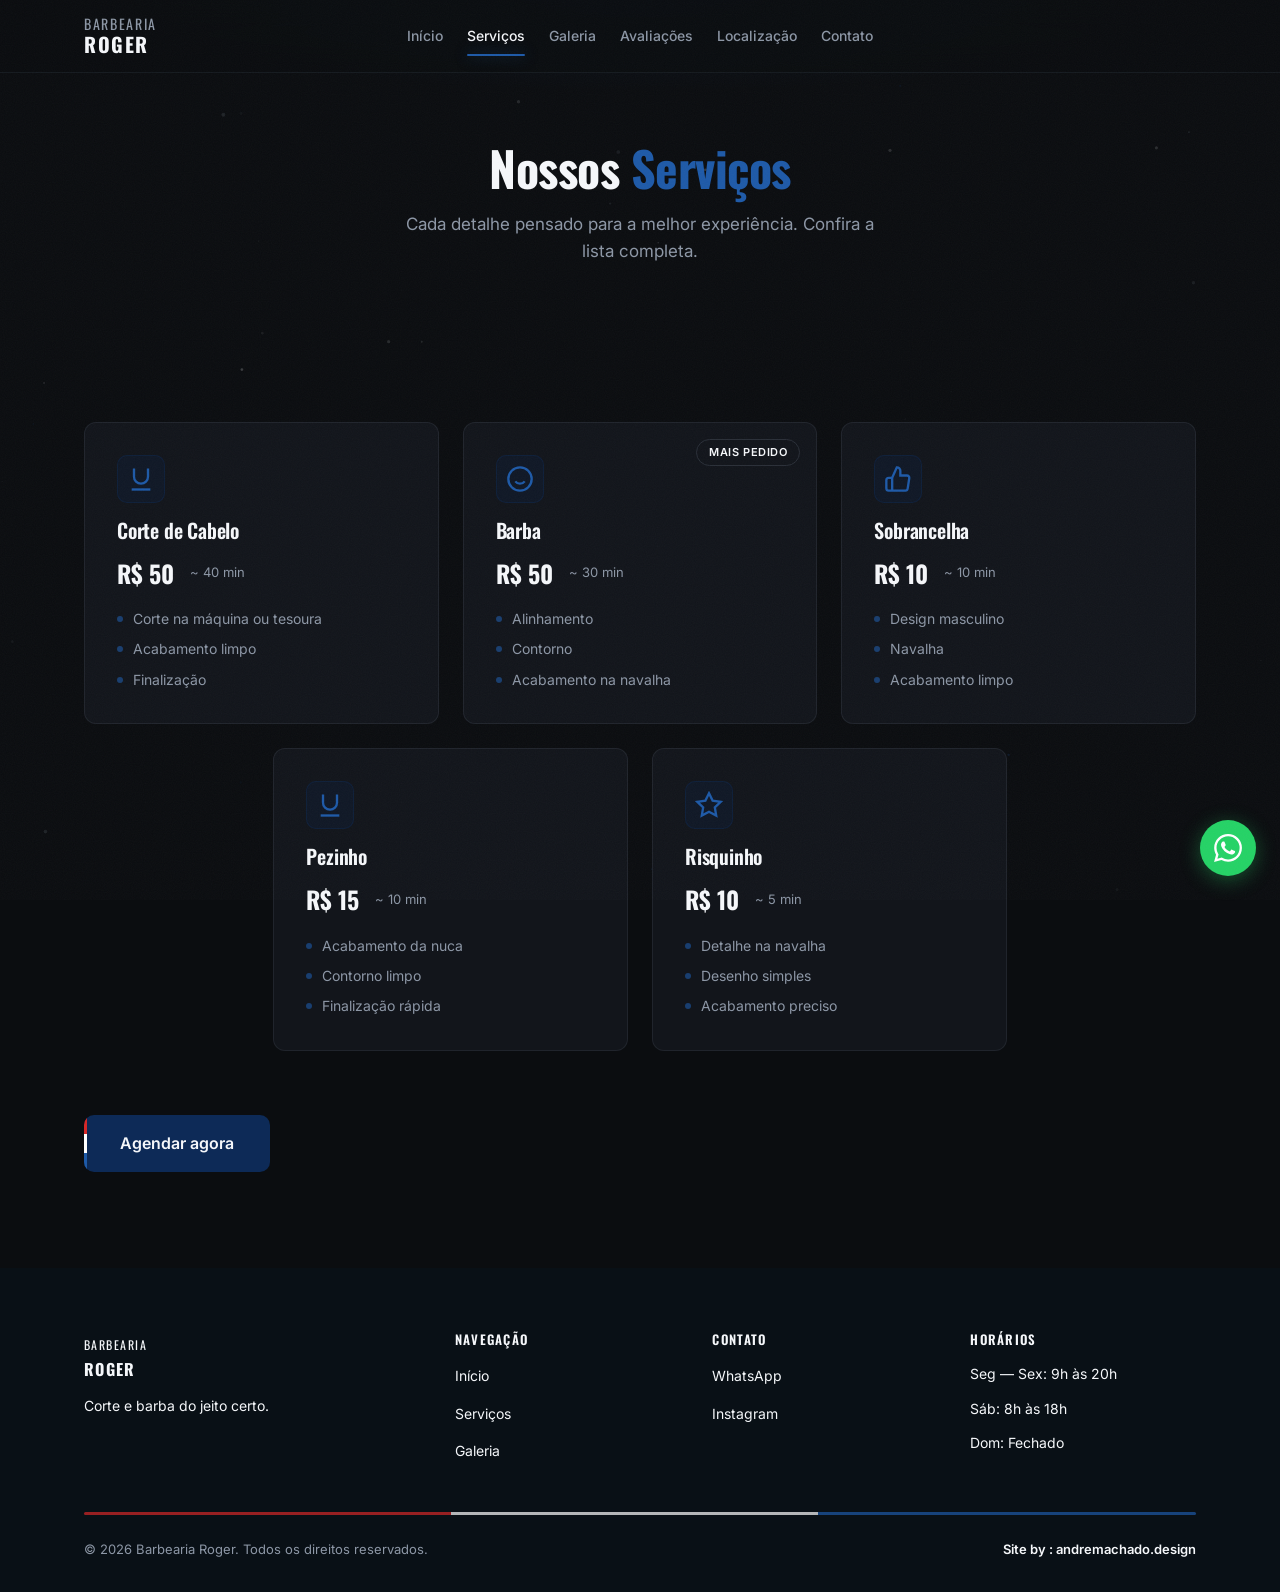
<file: servicos.html>
<!DOCTYPE html>
<html lang="pt-BR">
<head>
  <meta charset="UTF-8">
  <meta name="viewport" content="width=device-width, initial-scale=1.0">
  <title>Serviços — Barbearia Roger</title>
  <meta name="description" content="Conheça os serviços da Barbearia Roger: corte de cabelo, barba, sobrancelha, pezinho e risquinho.">
  <link rel="preconnect" href="https://fonts.googleapis.com">
  <link rel="preconnect" href="https://fonts.gstatic.com" crossorigin>
  <link href="https://fonts.googleapis.com/css2?family=Oswald:wght@400;500;600;700&family=Inter:ital,wght@0,300;0,400;0,500;0,600;0,700;1,400&display=swap" rel="stylesheet">
  <link rel="stylesheet" href="css/style.css">
  <link rel="stylesheet" href="css/animations.css">
</head>
<body>
  <canvas id="particleCanvas" aria-hidden="true"></canvas>
  <div class="noise-overlay"></div>

  <!-- Header -->
  <header class="header" id="header">
    <div class="container header__inner">
      <a href="index.html" class="header__logo">
        <span class="logo-text">BARBEARIA<br><strong>ROGER</strong></span>
      </a>
      <nav class="header__nav" id="nav">
        <ul class="header__menu">
          <li><a href="index.html" class="header__link">Início</a></li>
          <li><a href="servicos.html" class="header__link active">Serviços</a></li>
          <li><a href="index.html#galeria" class="header__link">Galeria</a></li>
          <li><a href="index.html#avaliacoes" class="header__link">Avaliações</a></li>
          <li><a href="index.html#localizacao" class="header__link">Localização</a></li>
          <li><a href="index.html#contato" class="header__link">Contato</a></li>
        </ul>
      </nav>
      <button class="header__hamburger" id="hamburger" aria-label="Abrir menu">
        <span></span><span></span><span></span>
      </button>
    </div>
  </header>

  <div class="mobile-nav" id="mobileNav">
    <ul class="mobile-nav__menu">
      <li><a href="index.html" class="mobile-nav__link">Início</a></li>
      <li><a href="servicos.html" class="mobile-nav__link">Serviços</a></li>
      <li><a href="index.html#galeria" class="mobile-nav__link">Galeria</a></li>
      <li><a href="index.html#avaliacoes" class="mobile-nav__link">Avaliações</a></li>
      <li><a href="index.html#localizacao" class="mobile-nav__link">Localização</a></li>
      <li><a href="index.html#contato" class="mobile-nav__link">Contato</a></li>
    </ul>
    <a href="https://wa.me/5515992014976" class="btn btn--primary mobile-nav__cta" target="_blank" rel="noopener">Agendar agora</a>
  </div>

  <main>
    <!-- Page Hero -->
    <section class="page-hero">
      <div class="container">
        <h1 class="page-hero__title">Nossos <span class="text-accent">Serviços</span></h1>
        <p class="page-hero__subtitle">Cada detalhe pensado para a melhor experiência. Confira a lista completa.</p>
      </div>
    </section>

    <!-- Services Full List -->
    <section class="section">
      <div class="container">
        <div class="service-category">
          <div class="services-grid">
            <div class="card service-card">
              <div class="service-card__icon">
                <svg width="28" height="28" viewBox="0 0 24 24" fill="none" stroke="currentColor" stroke-width="2"><path d="M6 3v7a6 6 0 0 0 6 6 6 6 0 0 0 6-6V3"/><line x1="4" y1="21" x2="20" y2="21"/></svg>
              </div>
              <h3 class="service-card__title">Corte de Cabelo</h3>
              <div class="service-card__meta">
                <span class="service-card__price">R$ 50</span>
                <span class="service-card__duration">~ 40 min</span>
              </div>
              <ul class="service-card__features">
                <li>Corte na máquina ou tesoura</li>
                <li>Acabamento limpo</li>
                <li>Finalização</li>
              </ul>
            </div>
            <div class="card service-card">
              <div class="card__badge">Mais pedido</div>
              <div class="service-card__icon">
                <svg width="28" height="28" viewBox="0 0 24 24" fill="none" stroke="currentColor" stroke-width="2"><circle cx="12" cy="12" r="10"/><path d="M8 14s1.5 2 4 2 4-2 4-2"/><line x1="9" y1="9" x2="9.01" y2="9"/><line x1="15" y1="9" x2="15.01" y2="9"/></svg>
              </div>
              <h3 class="service-card__title">Barba</h3>
              <div class="service-card__meta">
                <span class="service-card__price">R$ 50</span>
                <span class="service-card__duration">~ 30 min</span>
              </div>
              <ul class="service-card__features">
                <li>Alinhamento</li>
                <li>Contorno</li>
                <li>Acabamento na navalha</li>
              </ul>
            </div>
            <div class="card service-card">
              <div class="service-card__icon">
                <svg width="28" height="28" viewBox="0 0 24 24" fill="none" stroke="currentColor" stroke-width="2"><path d="M14 9V5a3 3 0 0 0-3-3l-4 9v11h11.28a2 2 0 0 0 2-1.7l1.38-9a2 2 0 0 0-2-2.3zM7 22H4a2 2 0 0 1-2-2v-7a2 2 0 0 1 2-2h3"/></svg>
              </div>
              <h3 class="service-card__title">Sobrancelha</h3>
              <div class="service-card__meta">
                <span class="service-card__price">R$ 10</span>
                <span class="service-card__duration">~ 10 min</span>
              </div>
              <ul class="service-card__features">
                <li>Design masculino</li>
                <li>Navalha</li>
                <li>Acabamento limpo</li>
              </ul>
            </div>
            <div class="card service-card">
              <div class="service-card__icon">
                <svg width="28" height="28" viewBox="0 0 24 24" fill="none" stroke="currentColor" stroke-width="2"><path d="M6 3v7a6 6 0 0 0 6 6 6 6 0 0 0 6-6V3"/><line x1="4" y1="21" x2="20" y2="21"/></svg>
              </div>
              <h3 class="service-card__title">Pezinho</h3>
              <div class="service-card__meta">
                <span class="service-card__price">R$ 15</span>
                <span class="service-card__duration">~ 10 min</span>
              </div>
              <ul class="service-card__features">
                <li>Acabamento da nuca</li>
                <li>Contorno limpo</li>
                <li>Finalização rápida</li>
              </ul>
            </div>
            <div class="card service-card">
              <div class="service-card__icon">
                <svg width="28" height="28" viewBox="0 0 24 24" fill="none" stroke="currentColor" stroke-width="2"><polygon points="12 2 15.09 8.26 22 9.27 17 14.14 18.18 21.02 12 17.77 5.82 21.02 7 14.14 2 9.27 8.91 8.26 12 2"/></svg>
              </div>
              <h3 class="service-card__title">Risquinho</h3>
              <div class="service-card__meta">
                <span class="service-card__price">R$ 10</span>
                <span class="service-card__duration">~ 5 min</span>
              </div>
              <ul class="service-card__features">
                <li>Detalhe na navalha</li>
                <li>Desenho simples</li>
                <li>Acabamento preciso</li>
              </ul>
            </div>
          </div>
        </div>

        <div class="section__cta">
          <a href="https://wa.me/5515992014976" class="btn btn--primary btn--lg" target="_blank" rel="noopener">
            <span class="btn__pole-stripe"></span>
            Agendar agora
          </a>
        </div>
      </div>
    </section>
  </main>

  <!-- Footer -->
  <footer class="footer">
    <div class="container">
      <div class="footer__grid">
        <div class="footer__brand">
          <span class="logo-text logo-text--sm">BARBEARIA<br><strong>ROGER</strong></span>
          <p class="footer__tagline">Corte e barba do jeito certo.</p>
        </div>
        <div class="footer__col">
          <h4 class="footer__heading">NAVEGAÇÃO</h4>
          <ul class="footer__links">
            <li><a href="index.html">Início</a></li>
            <li><a href="servicos.html">Serviços</a></li>
            <li><a href="index.html#galeria">Galeria</a></li>
          </ul>
        </div>
        <div class="footer__col">
          <h4 class="footer__heading">CONTATO</h4>
          <ul class="footer__links">
            <li><a href="https://wa.me/5515992014976" target="_blank" rel="noopener">WhatsApp</a></li>
            <li><a href="https://instagram.com/barbeariaroger" target="_blank" rel="noopener">Instagram</a></li>
          </ul>
        </div>
        <div class="footer__col">
          <h4 class="footer__heading">HORÁRIOS</h4>
          <ul class="footer__links footer__links--info">
            <li>Seg — Sex: 9h às 20h</li>
            <li>Sáb: 8h às 18h</li>
            <li>Dom: Fechado</li>
          </ul>
        </div>
      </div>
      <div class="footer__barber-stripe"></div>
      <div class="footer__bottom">
        <p class="footer__copyright">&copy; 2026 Barbearia Roger. Todos os direitos reservados.</p>
        <p class="footer__credit">Site by : <a href="https://andremachado.design" target="_blank" rel="noopener">andremachado.design</a></p>
      </div>
    </div>
  </footer>

  <a href="https://wa.me/5515992014976" class="whatsapp-float" target="_blank" rel="noopener" aria-label="WhatsApp">
    <svg width="28" height="28" viewBox="0 0 24 24" fill="#fff"><path d="M17.472 14.382c-.297-.149-1.758-.867-2.03-.967-.273-.099-.471-.148-.67.15-.197.297-.767.966-.94 1.164-.173.199-.347.223-.644.075-.297-.15-1.255-.463-2.39-1.475-.883-.788-1.48-1.761-1.653-2.059-.173-.297-.018-.458.13-.606.134-.133.298-.347.446-.52.149-.174.198-.298.298-.497.099-.198.05-.371-.025-.52-.075-.149-.669-1.612-.916-2.207-.242-.579-.487-.5-.669-.51-.173-.008-.371-.01-.57-.01-.198 0-.52.074-.792.372-.272.297-1.04 1.016-1.04 2.479 0 1.462 1.065 2.875 1.213 3.074.149.198 2.096 3.2 5.077 4.487.709.306 1.262.489 1.694.625.712.227 1.36.195 1.871.118.571-.085 1.758-.719 2.006-1.413.248-.694.248-1.289.173-1.413-.074-.124-.272-.198-.57-.347m-5.421 7.403h-.004a9.87 9.87 0 01-5.031-1.378l-.361-.214-3.741.982.998-3.648-.235-.374a9.86 9.86 0 01-1.51-5.26c.001-5.45 4.436-9.884 9.888-9.884 2.64 0 5.122 1.03 6.988 2.898a9.825 9.825 0 012.893 6.994c-.003 5.45-4.437 9.884-9.885 9.884m8.413-18.297A11.815 11.815 0 0012.05 0C5.495 0 .16 5.335.157 11.892c0 2.096.547 4.142 1.588 5.945L.057 24l6.305-1.654a11.882 11.882 0 005.683 1.448h.005c6.554 0 11.89-5.335 11.893-11.893a11.821 11.821 0 00-3.48-8.413z"/></svg>
  </a>

  <script src="js/main.js"></script>
  <style>
    .page-hero {
      padding: 140px 0 60px;
      text-align: center;
      background: radial-gradient(ellipse 60% 40% at 50% 0%, rgba(13, 42, 87, 0.2) 0%, transparent 70%);
    }
    .page-hero__title {
      font-size: clamp(32px, 6vw, 48px);
      font-family: var(--font-heading);
      font-weight: 700;
      margin-bottom: var(--space-4);
    }
    .page-hero__subtitle {
      font-size: 17px;
      color: var(--gray-smoke);
      max-width: 480px;
      margin: 0 auto;
    }
    .service-category {
      margin-bottom: var(--space-8);
    }
    .service-category__title {
      font-family: var(--font-heading);
      font-size: 20px;
      font-weight: 600;
      letter-spacing: 0.1em;
      color: var(--gray-smoke);
      margin-bottom: var(--space-5);
      padding-bottom: var(--space-3);
      border-bottom: 1px solid rgba(42, 47, 56, 0.4);
    }
  </style>
</body>
</html>
</file>
<file: css/style.css>
/* ========================================
   BARBEARIA ROGER — Design System CSS
   ======================================== */

/* ---- CSS Custom Properties (Tokens) ---- */
:root {
  /* Base */
  --black-coal: #0B0D10;
  --black-graphite: #12151B;
  --gray-steel: #2A2F38;
  --gray-smoke: #8D97A6;
  --white-ice: #F5F7FA;

  /* Brand */
  --blue-roger: #0D2A57;
  --blue-dark: #091B36;

  /* Accents */
  --red-pole: #D62828;
  --blue-pole: #1E5AA8;
  --white-pole: #FFFFFF;

  /* Footer special */
  --footer-bg: #091016;

  /* Spacing scale */
  --space-1: 4px;
  --space-2: 8px;
  --space-3: 12px;
  --space-4: 16px;
  --space-5: 24px;
  --space-6: 32px;
  --space-7: 48px;
  --space-8: 64px;

  /* Radius */
  --radius-card: 12px;
  --radius-chip: 999px;
  --radius-input: 10px;

  /* Container */
  --container-max: 1160px;
  --gutter: 24px;

  /* Type */
  --font-heading: 'Oswald', sans-serif;
  --font-body: 'Inter', sans-serif;

  /* Transitions */
  --transition-fast: 150ms ease;
  --transition-normal: 250ms ease;
  --transition-slow: 400ms ease;
}

/* ---- Reset ---- */
*, *::before, *::after {
  margin: 0;
  padding: 0;
  box-sizing: border-box;
}

html {
  scroll-behavior: smooth;
  -webkit-font-smoothing: antialiased;
  -moz-osx-font-smoothing: grayscale;
}

body {
  font-family: var(--font-body);
  font-size: 16px;
  line-height: 1.6;
  color: var(--white-ice);
  background-color: var(--black-coal);
  overflow-x: hidden;
}

img {
  max-width: 100%;
  height: auto;
  display: block;
}

a {
  color: inherit;
  text-decoration: none;
}

ul, ol {
  list-style: none;
}

button, input, textarea, select {
  font-family: inherit;
  font-size: inherit;
  color: inherit;
  border: none;
  outline: none;
  background: none;
}

button {
  cursor: pointer;
}

/* ---- Noise overlay ---- */
#particleCanvas {
  position: fixed;
  inset: 0;
  z-index: 1;
  width: 100%;
  height: 100%;
  pointer-events: none;
  opacity: 0.4;
}

main,
.footer {
  position: relative;
}

.section > .container,
.footer > .container {
  position: relative;
  z-index: 2;
}

.noise-overlay {
  position: fixed;
  inset: 0;
  z-index: 9999;
  pointer-events: none;
  opacity: 0.035;
  background-image: url("data:image/svg+xml,%3Csvg viewBox='0 0 256 256' xmlns='http://www.w3.org/2000/svg'%3E%3Cfilter id='noise'%3E%3CfeTurbulence type='fractalNoise' baseFrequency='0.9' numOctaves='4' stitchTiles='stitch'/%3E%3C/filter%3E%3Crect width='100%25' height='100%25' filter='url(%23noise)'/%3E%3C/svg%3E");
  background-repeat: repeat;
  background-size: 256px 256px;
}

/* ---- Container ---- */
.container {
  width: 100%;
  max-width: var(--container-max);
  margin: 0 auto;
  padding: 0 var(--gutter);
}

/* ---- Typography ---- */
h1, h2, h3, h4, h5, h6 {
  font-family: var(--font-heading);
  font-weight: 600;
  line-height: 1.15;
  letter-spacing: -0.01em;
}

.text-accent {
  color: var(--blue-pole);
}

.text-accent-italic {
  color: var(--blue-pole);
  font-style: italic;
  font-family: var(--font-body);
  font-weight: 400;
}

/* Hero title italic */
.hero__title em {
  font-style: italic;
  font-family: var(--font-heading);
}

/* Contact notice */
.contact-notice {
  display: flex;
  align-items: center;
  gap: var(--space-3);
  padding: var(--space-4) var(--space-5);
  background: rgba(214, 40, 40, 0.08);
  border: 1px solid rgba(214, 40, 40, 0.2);
  border-radius: var(--radius-card);
  font-size: 13px;
  color: var(--gray-smoke);
}

.contact-notice svg {
  flex-shrink: 0;
  color: var(--red-pole);
  opacity: 0.7;
}

/* ---- Buttons ---- */
.btn {
  display: inline-flex;
  align-items: center;
  justify-content: center;
  gap: var(--space-2);
  padding: 14px 28px;
  font-family: var(--font-body);
  font-size: 15px;
  font-weight: 600;
  border-radius: var(--radius-input);
  transition: transform 250ms ease, box-shadow 250ms ease, background 250ms ease, border-color 250ms ease;
  position: relative;
  overflow: hidden;
  min-height: 44px;
  white-space: nowrap;
}

.btn::after {
  content: '';
  position: absolute;
  inset: 0;
  background: radial-gradient(
    circle at var(--mx, 50%) var(--my, 50%),
    rgba(255, 255, 255, 0.12) 0%,
    transparent 60%
  );
  opacity: 0;
  transition: opacity 250ms ease;
  pointer-events: none;
}

.btn:hover::after {
  opacity: 1;
}

.btn--primary {
  background: var(--blue-roger);
  color: var(--white-ice);
}

.btn--primary:hover {
  background: var(--blue-dark);
  transform: translateY(-2px);
  box-shadow: 0 8px 24px rgba(13, 42, 87, 0.4);
}

.btn--primary:active {
  transform: translateY(0);
  box-shadow: 0 2px 8px rgba(13, 42, 87, 0.3);
}

.btn__pole-stripe {
  position: absolute;
  left: 0;
  top: 0;
  bottom: 0;
  width: 3px;
  background: linear-gradient(
    180deg,
    var(--red-pole) 0%,
    var(--red-pole) 33%,
    var(--white-pole) 33%,
    var(--white-pole) 66%,
    var(--blue-pole) 66%,
    var(--blue-pole) 100%
  );
  border-radius: 3px 0 0 3px;
}

.btn--secondary {
  background: transparent;
  color: var(--white-ice);
  border: 1px solid var(--gray-steel);
}

.btn--secondary:hover {
  background: var(--black-graphite);
  border-color: rgba(141, 151, 166, 0.75);
  transform: translateY(-2px);
  box-shadow: 0 8px 24px rgba(13, 42, 87, 0.22);
}

.btn--secondary:active {
  transform: translateY(0);
  box-shadow: 0 2px 8px rgba(13, 42, 87, 0.18);
}

.btn--ghost {
  background: transparent;
  color: var(--white-ice);
}

.btn--ghost:hover {
  text-decoration: underline;
  text-shadow: 0 0 8px rgba(245, 247, 250, 0.15);
}

.btn--lg {
  padding: 16px 36px;
  font-size: 16px;
}

.btn--full {
  width: 100%;
}

/* ---- Cards ---- */
.card {
  background: var(--black-graphite);
  border: 1px solid rgba(42, 47, 56, 0.6);
  border-radius: var(--radius-card);
  padding: var(--space-5);
  position: relative;
  transition: all var(--transition-normal);
}

.card:hover {
  border-color: rgba(42, 47, 56, 1);
  box-shadow: 0 0 30px rgba(13, 42, 87, 0.1);
  transform: translateY(-3px);
}

.card__badge {
  position: absolute;
  top: var(--space-4);
  right: var(--space-4);
  background: var(--black-graphite);
  border: 1px solid var(--gray-steel);
  color: var(--white-ice);
  font-size: 11px;
  font-weight: 600;
  text-transform: uppercase;
  letter-spacing: 0.05em;
  padding: 4px 12px;
  border-radius: var(--radius-chip);
}

.badge--new .card__badge,
.card__badge.badge--new {
  border-color: var(--red-pole);
}
.badge--new::before {
  content: '';
  display: inline-block;
  width: 6px;
  height: 6px;
  background: var(--red-pole);
  border-radius: 50%;
  margin-right: 6px;
  vertical-align: middle;
}

/* ---- Section ---- */
.section {
  padding: 96px 0;
}

.section--alt {
  background: var(--black-graphite);
}

.section__header {
  text-align: center;
  margin-bottom: var(--space-7);
}

.section__badge {
  display: inline-block;
  font-family: var(--font-heading);
  font-size: 13px;
  font-weight: 600;
  letter-spacing: 0.15em;
  color: var(--blue-pole);
  text-transform: uppercase;
  margin-bottom: var(--space-3);
}

.section__title {
  font-size: clamp(28px, 5vw, 40px);
  color: var(--white-ice);
  margin-bottom: var(--space-4);
}

.section__subtitle {
  font-size: 17px;
  color: var(--white-ice);
  max-width: 560px;
  margin: 0 auto;
}

/* ==============================
   HEADER
   ============================== */
.header {
  position: fixed;
  top: 0;
  left: 0;
  right: 0;
  z-index: 1000;
  background: rgba(11, 13, 16, 0.85);
  backdrop-filter: blur(16px);
  -webkit-backdrop-filter: blur(16px);
  border-bottom: 1px solid rgba(42, 47, 56, 0.4);
  transition: background var(--transition-normal);
}

.header__inner {
  display: flex;
  align-items: center;
  justify-content: space-between;
  height: 72px;
  position: relative;
}

.header__logo {
  display: flex;
  align-items: center;
  gap: var(--space-3);
}

.logo-text {
  font-family: var(--font-heading);
  font-size: 14px;
  line-height: 1.2;
  letter-spacing: 0.12em;
  color: var(--gray-smoke);
}

.logo-text strong {
  font-size: 20px;
  color: var(--white-ice);
  letter-spacing: 0.08em;
}

.logo-text--sm {
  font-size: 12px;
}
.logo-text--sm strong {
  font-size: 16px;
}

.header__nav {
  display: none;
}

.header__menu {
  display: flex;
  gap: var(--space-5);
  position: relative;
}

.header__link {
  font-size: 14px;
  font-weight: 500;
  color: var(--gray-smoke);
  transition: color var(--transition-fast);
  position: relative;
}

.header__link:hover,
.header__link.active {
  color: var(--white-ice);
}

.header__active-indicator {
  content: '';
  position: absolute;
  bottom: -7px;
  left: 0;
  height: 2px;
  width: var(--indicator-width, 0px);
  background: var(--blue-pole);
  border-radius: 999px;
  box-shadow: 0 0 14px rgba(30, 90, 168, 0.55);
  transform: translateX(var(--indicator-x, 0px));
  transform-origin: left center;
  transition:
    transform var(--indicator-move-duration, 420ms) cubic-bezier(0.22, 1, 0.36, 1),
    width var(--indicator-width-duration, 620ms) cubic-bezier(0.16, 1, 0.3, 1);
  pointer-events: none;
}

.header__hamburger {
  display: flex;
  flex-direction: column;
  gap: 5px;
  padding: 8px;
}

.header__hamburger span {
  display: block;
  width: 22px;
  height: 2px;
  background: var(--white-ice);
  border-radius: 2px;
  transition: all var(--transition-fast);
}

.header__hamburger.active span:nth-child(1) {
  transform: rotate(45deg) translate(5px, 5px);
}
.header__hamburger.active span:nth-child(2) {
  opacity: 0;
}
.header__hamburger.active span:nth-child(3) {
  transform: rotate(-45deg) translate(5px, -5px);
}

/* Mobile nav */
.mobile-nav {
  position: fixed;
  top: 72px;
  left: 0;
  right: 0;
  bottom: 0;
  background: rgba(11, 13, 16, 0.97);
  backdrop-filter: blur(20px);
  -webkit-backdrop-filter: blur(20px);
  z-index: 999;
  display: flex;
  flex-direction: column;
  align-items: center;
  justify-content: center;
  gap: var(--space-6);
  opacity: 0;
  pointer-events: none;
  transition: opacity var(--transition-normal);
}

.mobile-nav.active {
  opacity: 1;
  pointer-events: auto;
}

.mobile-nav__menu {
  display: flex;
  flex-direction: column;
  align-items: center;
  gap: var(--space-5);
}

.mobile-nav__link {
  font-family: var(--font-heading);
  font-size: 24px;
  font-weight: 500;
  color: var(--gray-smoke);
  transition: color var(--transition-fast);
}

.mobile-nav__link:hover,
.mobile-nav__link.active {
  color: var(--white-ice);
}

.mobile-nav__cta {
  margin-top: var(--space-4);
}

@media (min-width: 768px) {
  .header__nav {
    display: block;
    position: absolute;
    left: 50%;
    transform: translateX(-50%);
  }
  .header__hamburger {
    display: none;
  }
}

/* ==============================
   HERO
   ============================== */
.hero {
  position: relative;
  min-height: 100vh;
  display: flex;
  align-items: center;
  padding-top: 72px;
  overflow: hidden;
}

.hero__bg {
  position: absolute;
  inset: 0;
  background:
    radial-gradient(ellipse 60% 50% at 50% 0%, rgba(13, 42, 87, 0.25) 0%, transparent 70%),
    radial-gradient(ellipse 40% 30% at 80% 80%, rgba(30, 90, 168, 0.08) 0%, transparent 70%);
  z-index: 0;
}

.hero__content {
  position: relative;
  z-index: 1;
  text-align: center;
  padding: var(--space-8) 0;
}

.hero__badge {
  display: inline-flex;
  align-items: center;
  gap: var(--space-2);
  background: var(--black-graphite);
  border: 1px solid var(--gray-steel);
  border-radius: var(--radius-chip);
  padding: 6px 16px;
  font-size: 12px;
  font-weight: 600;
  text-transform: uppercase;
  letter-spacing: 0.08em;
  color: var(--gray-smoke);
  margin-bottom: var(--space-6);
}

.barber-pole-dot {
  display: inline-block;
  width: 8px;
  height: 8px;
  border-radius: 50%;
  background: var(--red-pole);
  box-shadow: 0 0 8px rgba(214, 40, 40, 0.4);
}

.hero__title {
  font-size: clamp(40px, 8vw, 64px);
  font-weight: 700;
  letter-spacing: -0.02em;
  line-height: 1.05;
  margin-bottom: var(--space-5);
}

.hero__subtitle {
  font-size: clamp(16px, 2.5vw, 20px);
  color: var(--gray-smoke);
  max-width: 520px;
  margin: 0 auto var(--space-6);
  line-height: 1.5;
}

.hero__actions {
  display: flex;
  flex-wrap: wrap;
  justify-content: center;
  gap: var(--space-4);
  margin-bottom: var(--space-8);
}

.hero__stats {
  display: inline-flex;
  align-items: center;
  gap: var(--space-6);
  background: rgba(18, 21, 27, 0.6);
  border: 1px solid rgba(42, 47, 56, 0.5);
  border-radius: var(--radius-card);
  padding: var(--space-5) var(--space-6);
}

.hero__stat {
  text-align: center;
}

.hero__stat-number {
  display: block;
  font-family: var(--font-heading);
  font-size: 28px;
  font-weight: 700;
  color: var(--white-ice);
}

.hero__stat-label {
  font-size: 13px;
  color: var(--gray-smoke);
}

.hero__stat-divider {
  width: 1px;
  height: 32px;
  background: var(--gray-steel);
}

/* ==============================
   SERVICES
   ============================== */
.services-grid {
  display: grid;
  grid-template-columns: 1fr;
  gap: var(--space-5);
}

@media (min-width: 640px) {
  .services-grid {
    grid-template-columns: repeat(2, 1fr);
  }
}

@media (min-width: 1024px) {
  .services-grid {
    grid-template-columns: repeat(6, 1fr);
  }

  .service-card {
    grid-column: span 2;
  }

  .service-card:nth-last-child(2) {
    grid-column: 2 / span 2;
  }

  .service-card:last-child {
    grid-column: 4 / span 2;
  }
}

.service-card {
  padding: var(--space-6);
}

.service-card__icon {
  width: 48px;
  height: 48px;
  display: flex;
  align-items: center;
  justify-content: center;
  background: rgba(13, 42, 87, 0.2);
  border: 1px solid rgba(13, 42, 87, 0.4);
  border-radius: var(--radius-input);
  color: var(--blue-pole);
  margin-bottom: var(--space-4);
  transition: transform 250ms ease, background 250ms ease, border-color 250ms ease;
}

.service-card:hover .service-card__icon {
  background: rgba(13, 42, 87, 0.3);
  border-color: rgba(30, 90, 168, 0.5);
  transform: scale(1.08);
}

.service-card__title {
  font-size: 20px;
  margin-bottom: var(--space-3);
}

.service-card__meta {
  display: flex;
  align-items: center;
  gap: var(--space-4);
  margin-bottom: var(--space-4);
}

.service-card__price {
  font-family: var(--font-heading);
  font-size: 24px;
  font-weight: 700;
  color: var(--white-ice);
}

.service-card__duration {
  font-size: 13px;
  color: var(--gray-smoke);
}

.service-card__features {
  display: flex;
  flex-direction: column;
  gap: var(--space-2);
}

.service-card__features li {
  font-size: 14px;
  color: var(--gray-smoke);
  padding-left: 16px;
  position: relative;
}

.service-card__features li::before {
  content: '';
  position: absolute;
  left: 0;
  top: 8px;
  width: 6px;
  height: 6px;
  border-radius: 50%;
  background: var(--blue-pole);
  opacity: 0.6;
}

/* ==============================
   ANTES E DEPOIS (Gallery)
   ============================== */
.gallery-grid {
  display: grid;
  grid-template-columns: 1fr;
  gap: var(--space-5);
}

@media (min-width: 640px) {
  .gallery-grid {
    grid-template-columns: repeat(2, 1fr);
  }
}

@media (min-width: 1024px) {
  .gallery-grid {
    grid-template-columns: repeat(3, 1fr);
  }
}

/* Tilt card wrapper */
.tilt-card {
  perspective: 800px;
  cursor: default;
}

.ba-card {
  background: var(--black-graphite);
  border: 1px solid rgba(42, 47, 56, 0.6);
  border-radius: var(--radius-card);
  overflow: hidden;
  position: relative;
  transform-style: preserve-3d;
  transition: transform 0ms, box-shadow var(--transition-normal);
  will-change: transform;
}

.ba-card:hover {
  box-shadow:
    0 20px 40px rgba(0, 0, 0, 0.3),
    0 0 30px rgba(13, 42, 87, 0.15);
}

.ba-card__shine {
  position: absolute;
  inset: 0;
  background: radial-gradient(
    circle at var(--mouse-x, 50%) var(--mouse-y, 50%),
    rgba(245, 247, 250, 0.06) 0%,
    transparent 60%
  );
  pointer-events: none;
  z-index: 2;
  opacity: 0;
  transition: opacity var(--transition-normal);
}

.ba-card:hover .ba-card__shine {
  opacity: 1;
}

.ba-card__images {
  display: grid;
  grid-template-columns: 1fr 1fr;
}

.ba-card__image {
  position: relative;
  overflow: hidden;
  height: 240px;
}

.ba-card__image img {
  width: 100%;
  height: 100%;
  object-fit: cover;
  transition: transform var(--transition-slow);
}

.ba-card:hover .ba-card__image img {
  transform: scale(1.03);
}

.ba-card__label {
  position: absolute;
  bottom: var(--space-2);
  left: var(--space-2);
  background: rgba(11, 13, 16, 0.8);
  backdrop-filter: blur(4px);
  padding: 3px 10px;
  border-radius: var(--radius-chip);
  font-size: 11px;
  font-weight: 600;
  text-transform: uppercase;
  letter-spacing: 0.05em;
  color: var(--gray-smoke);
}

.ba-card__label--after {
  background: rgba(13, 42, 87, 0.85);
  color: var(--white-ice);
}

.ba-card__info {
  padding: var(--space-4) var(--space-5);
  position: relative;
  z-index: 1;
}

.ba-card__info h4 {
  font-size: 16px;
  margin-bottom: 4px;
}

.ba-card__info p {
  font-size: 13px;
  color: var(--gray-smoke);
}

/* ==============================
   REVIEWS
   ============================== */
.reviews-hero {
  text-align: center;
  margin-bottom: var(--space-7);
}

.reviews-score {
  display: inline-flex;
  flex-direction: column;
  align-items: center;
  gap: var(--space-2);
}

.reviews-score__number {
  font-family: var(--font-heading);
  font-size: 56px;
  font-weight: 700;
  color: var(--white-ice);
  line-height: 1;
}

.reviews-score__stars {
  font-size: 22px;
  color: #FBBF24;
  letter-spacing: 4px;
}

.reviews-score__label {
  font-size: 14px;
  color: var(--gray-smoke);
}

.reviews-grid {
  display: grid;
  grid-template-columns: 1fr;
  gap: var(--space-5);
}

@media (min-width: 640px) {
  .reviews-grid {
    grid-template-columns: repeat(2, 1fr);
  }
}

@media (min-width: 1024px) {
  .reviews-grid {
    grid-template-columns: repeat(4, 1fr);
  }
}

.review-card {
  padding: var(--space-5);
}

.review-card__header {
  display: flex;
  align-items: center;
  gap: var(--space-3);
  margin-bottom: var(--space-4);
}

.review-card__avatar {
  width: 40px;
  height: 40px;
  border-radius: 50%;
  background: var(--blue-roger);
  display: flex;
  align-items: center;
  justify-content: center;
  font-family: var(--font-heading);
  font-size: 16px;
  font-weight: 700;
  color: var(--white-ice);
  flex-shrink: 0;
}

.review-card__name {
  font-family: var(--font-body);
  font-size: 14px;
  font-weight: 600;
}

.review-card__stars {
  font-size: 14px;
  color: #FBBF24;
  letter-spacing: 2px;
}

.review-card__text {
  font-size: 14px;
  color: var(--gray-smoke);
  line-height: 1.6;
  margin-bottom: var(--space-3);
}

.review-card__source {
  font-size: 12px;
  color: var(--gray-steel);
  font-weight: 500;
}

.reviews-cta {
  display: flex;
  justify-content: center;
  margin-top: var(--space-7);
}

/* ==============================
   LOCATION
   ============================== */
#localizacao .container {
  max-width: min(1520px, 100%);
}

.location-grid {
  display: grid;
  grid-template-columns: 1fr;
  gap: var(--space-5);
}

.location__info {
  display: flex;
  flex-direction: column;
  gap: var(--space-5);
  max-width: 520px;
}

.location__item {
  display: flex;
  gap: var(--space-4);
  align-items: flex-start;
}

.location__item svg {
  color: var(--blue-pole);
  flex-shrink: 0;
  margin-top: 2px;
}

.location__item h4 {
  font-family: var(--font-body);
  font-size: 15px;
  font-weight: 600;
  margin-bottom: 4px;
}

.location__item p {
  font-size: 14px;
  color: var(--gray-smoke);
  line-height: 1.5;
}

.location__map {
  border-radius: var(--radius-card);
  overflow: hidden;
  border: 1px solid rgba(42, 47, 56, 0.5);
}

.location__map iframe {
  display: block;
  width: 100%;
  height: clamp(560px, 78vh, 820px);
  min-height: 560px;
  border: 0;
}

@media (max-width: 767px) {
  .location__map iframe {
    height: 70vh;
    min-height: 480px;
  }
}

/* ==============================
   CONTACT
   ============================== */
.contact-grid {
  display: grid;
  grid-template-columns: 1fr;
  gap: var(--space-7);
}

@media (min-width: 768px) {
  .contact-grid {
    grid-template-columns: 1fr 1.5fr;
    align-items: start;
  }
}

.contact__buttons {
  display: flex;
  flex-direction: column;
  gap: var(--space-4);
}

.contact-btn {
  display: flex;
  align-items: center;
  gap: var(--space-4);
  padding: var(--space-5);
  background: var(--black-coal);
  border: 1px solid rgba(42, 47, 56, 0.6);
  border-radius: var(--radius-card);
  transition: all var(--transition-normal);
}

.contact-btn:hover {
  border-color: var(--gray-steel);
  transform: translateY(-2px);
}

.contact-btn svg {
  flex-shrink: 0;
}

.contact-btn strong {
  display: block;
  font-size: 15px;
}

.contact-btn span {
  font-size: 13px;
  color: var(--gray-smoke);
}

.contact-btn--whatsapp:hover {
  border-color: #25D366;
}

.contact-btn--whatsapp svg {
  color: #25D366;
}

.contact-btn--instagram:hover {
  border-color: #E1306C;
}

.contact-btn--instagram svg {
  color: #E1306C;
}

.contact-btn--phone svg {
  color: var(--blue-pole);
}

/* Form */
.contact-form {
  display: flex;
  flex-direction: column;
  gap: var(--space-4);
}

.form-input {
  width: 100%;
  padding: 14px 16px;
  background: var(--black-coal);
  border: 1px solid var(--gray-steel);
  border-radius: var(--radius-input);
  color: var(--white-ice);
  font-size: 15px;
  transition: border-color var(--transition-fast);
}

.form-input::placeholder {
  color: var(--gray-smoke);
}

.form-input:focus {
  border-color: var(--blue-roger);
  box-shadow: 0 0 0 3px rgba(13, 42, 87, 0.2);
}

.form-input:invalid:not(:placeholder-shown) {
  border-color: var(--red-pole);
}

select.form-input {
  appearance: none;
  background-image: url("data:image/svg+xml,%3Csvg xmlns='http://www.w3.org/2000/svg' width='16' height='16' viewBox='0 0 24 24' fill='none' stroke='%238D97A6' stroke-width='2'%3E%3Cpolyline points='6 9 12 15 18 9'%3E%3C/polyline%3E%3C/svg%3E");
  background-repeat: no-repeat;
  background-position: right 14px center;
  padding-right: 40px;
}

select.form-input option {
  background: var(--black-coal);
  color: var(--white-ice);
}

textarea.form-input {
  resize: vertical;
  min-height: 100px;
}

/* ==============================
   FOOTER
   ============================== */
.footer {
  background: var(--footer-bg);
  padding: var(--space-8) 0 var(--space-6);
}

.footer__grid {
  display: grid;
  grid-template-columns: 1fr;
  gap: var(--space-6);
  margin-bottom: var(--space-7);
}

@media (min-width: 640px) {
  .footer__grid {
    grid-template-columns: repeat(2, 1fr);
  }
}

@media (min-width: 768px) {
  .footer__grid {
    grid-template-columns: 1.5fr 1fr 1fr 1fr;
  }
}

.footer__tagline {
  font-size: 14px;
  color: var(--white-ice);
  margin-top: var(--space-3);
}

.footer .logo-text {
  color: var(--white-ice);
}

.footer__heading {
  font-family: var(--font-heading);
  font-size: 13px;
  font-weight: 600;
  letter-spacing: 0.1em;
  color: var(--white-ice);
  margin-bottom: var(--space-4);
}

.footer__links {
  display: flex;
  flex-direction: column;
  gap: var(--space-3);
}

.footer__links a {
  font-size: 14px;
  color: var(--white-ice);
  transition: color var(--transition-fast);
}

.footer__links a:hover {
  color: var(--white-ice);
}

.footer__links--info li {
  font-size: 14px;
  color: var(--white-ice);
}

.footer__barber-stripe {
  height: 3px;
  background: linear-gradient(
    90deg,
    var(--red-pole) 0%,
    var(--red-pole) 33%,
    var(--white-pole) 33%,
    var(--white-pole) 66%,
    var(--blue-pole) 66%,
    var(--blue-pole) 100%
  );
  border-radius: 2px;
  margin-bottom: var(--space-5);
  opacity: 0.7;
}

.footer__bottom {
  display: flex;
  flex-direction: column;
  gap: var(--space-2);
  text-align: center;
}

.footer__bottom p {
  font-size: 13px;
}

.footer__copyright {
  color: var(--gray-smoke);
}

.footer__credit {
  color: var(--white-ice);
  font-weight: 600;
  text-align: right;
}

.footer__credit a {
  color: inherit;
  text-decoration: none;
}

.footer__credit a:hover {
  color: var(--white-pole);
  text-decoration: underline;
  text-underline-offset: 3px;
}

@media (min-width: 640px) {
  .footer__bottom {
    flex-direction: row;
    align-items: center;
    justify-content: space-between;
    text-align: left;
  }
}

/* ==============================
   WHATSAPP FLOAT
   ============================== */
.whatsapp-float {
  position: fixed;
  bottom: 24px;
  right: 24px;
  z-index: 900;
  width: 56px;
  height: 56px;
  background: #25D366;
  border-radius: 50%;
  display: flex;
  align-items: center;
  justify-content: center;
  box-shadow: 0 4px 20px rgba(37, 211, 102, 0.35);
  transition: all var(--transition-normal);
}

.whatsapp-float:hover {
  transform: scale(1.1);
  box-shadow: 0 6px 28px rgba(37, 211, 102, 0.5);
}

/* ==============================
   SCROLL ANIMATIONS (fade-in)
   ============================== */
.fade-in {
  opacity: 0;
  transform: translateY(24px);
  transition: opacity 0.6s ease, transform 0.6s ease;
}

.fade-in.visible {
  opacity: 1;
  transform: translateY(0);
}

/* ==============================
   RESPONSIVE FINE-TUNING
   ============================== */
@media (max-width: 767px) {
  .hero__stats {
    flex-direction: row;
    gap: var(--space-4);
    padding: var(--space-4) var(--space-5);
  }

  .hero__stat-divider {
    width: 1px;
    height: 24px;
  }

  .ba-card__image {
    height: 180px;
  }
}

@media (max-width: 479px) {
  .hero__actions {
    flex-direction: column;
    align-items: stretch;
  }

  .hero__actions .btn {
    width: 100%;
  }
}
</file>
<file: css/animations.css>
/* ========================================
   BARBEARIA ROGER — Animations CSS
   ======================================== */

/* ---- Scroll reveal animations ---- */
@keyframes fadeInUp {
  from {
    opacity: 0;
    transform: translateY(30px);
  }
  to {
    opacity: 1;
    transform: translateY(0);
  }
}

@keyframes fadeInLeft {
  from {
    opacity: 0;
    transform: translateX(-30px);
  }
  to {
    opacity: 1;
    transform: translateX(0);
  }
}

@keyframes fadeInRight {
  from {
    opacity: 0;
    transform: translateX(30px);
  }
  to {
    opacity: 1;
    transform: translateX(0);
  }
}

@keyframes scaleIn {
  from {
    opacity: 0;
    transform: scale(0.92);
  }
  to {
    opacity: 1;
    transform: scale(1);
  }
}

@keyframes pulse {
  0%, 100% {
    box-shadow: 0 0 8px rgba(214, 40, 40, 0.4);
  }
  50% {
    box-shadow: 0 0 16px rgba(214, 40, 40, 0.7);
  }
}

@keyframes cardGlowUp {
  0% {
    box-shadow: 0 0 0 rgba(13, 42, 87, 0);
    border-color: rgba(42, 47, 56, 0.6);
  }
  45% {
    box-shadow: 0 0 28px rgba(30, 90, 168, 0.16);
    border-color: rgba(30, 90, 168, 0.34);
  }
  100% {
    box-shadow: 0 0 0 rgba(13, 42, 87, 0);
    border-color: rgba(42, 47, 56, 0.6);
  }
}

/* ---- Hero animations ---- */
.hero__badge {
  animation: fadeInUp 0.6s ease 0.2s both;
}

.hero__title {
  animation: fadeInUp 0.6s ease 0.4s both;
}

.hero__subtitle {
  animation: fadeInUp 0.6s ease 0.55s both;
}

.hero__actions {
  animation: fadeInUp 0.6s ease 0.7s both;
}

.hero__stats {
  animation: fadeInUp 0.6s ease 0.85s both;
}

.barber-pole-dot {
  animation: pulse 2s ease-in-out infinite;
}

/* ---- Tilt card 3D ---- */
.tilt-card {
  perspective: 800px;
}

.tilt-card .ba-card {
  transform-style: preserve-3d;
  /* Transition set to 0ms when hovering so it's instant */
  transition: box-shadow var(--transition-normal);
}

/* ---- Stagger entrance for cards in grid ---- */
.gallery-grid .tilt-card {
  opacity: 0;
  transform: translateY(30px);
}

.gallery-grid .tilt-card.visible {
  animation: fadeInUp 0.5s ease forwards;
}

.reviews-grid .card.visible {
  animation: cardGlowUp 900ms ease both;
}

.gallery-grid .tilt-card.visible:nth-child(1) { animation-delay: 0ms; }

.gallery-grid .tilt-card.visible:nth-child(2) { animation-delay: 80ms; }

.gallery-grid .tilt-card.visible:nth-child(3) { animation-delay: 160ms; }

.gallery-grid .tilt-card.visible:nth-child(4) { animation-delay: 240ms; }

.gallery-grid .tilt-card.visible:nth-child(5) { animation-delay: 320ms; }

.gallery-grid .tilt-card.visible:nth-child(6) { animation-delay: 400ms; }

/* ---- Section header animation ---- */
.section__header {
  opacity: 0;
  transform: translateY(24px);
}

.section__header.visible {
  animation: fadeInUp 0.6s ease forwards;
}

/* ---- Location & Contact ---- */
.location__info,
.contact__buttons {
  opacity: 0;
  transform: translateX(-24px);
}

.location__info.visible,
.contact__buttons.visible {
  animation: fadeInLeft 0.6s ease forwards;
}

.location__map,
.contact-form {
  opacity: 0;
  transform: translateX(24px);
}

.location__map.visible,
.contact-form.visible {
  animation: fadeInRight 0.6s ease 0.15s forwards;
}

/* ---- Reviews hero ---- */
.reviews-hero {
  opacity: 0;
  transform: scale(0.92);
}

.reviews-hero.visible {
  animation: scaleIn 0.6s ease forwards;
}

/* ---- Reduced motion ---- */
@media (prefers-reduced-motion: reduce) {
  *, *::before, *::after {
    animation-duration: 0.01ms !important;
    animation-iteration-count: 1 !important;
    transition-duration: 0.01ms !important;
  }
}
</file>
